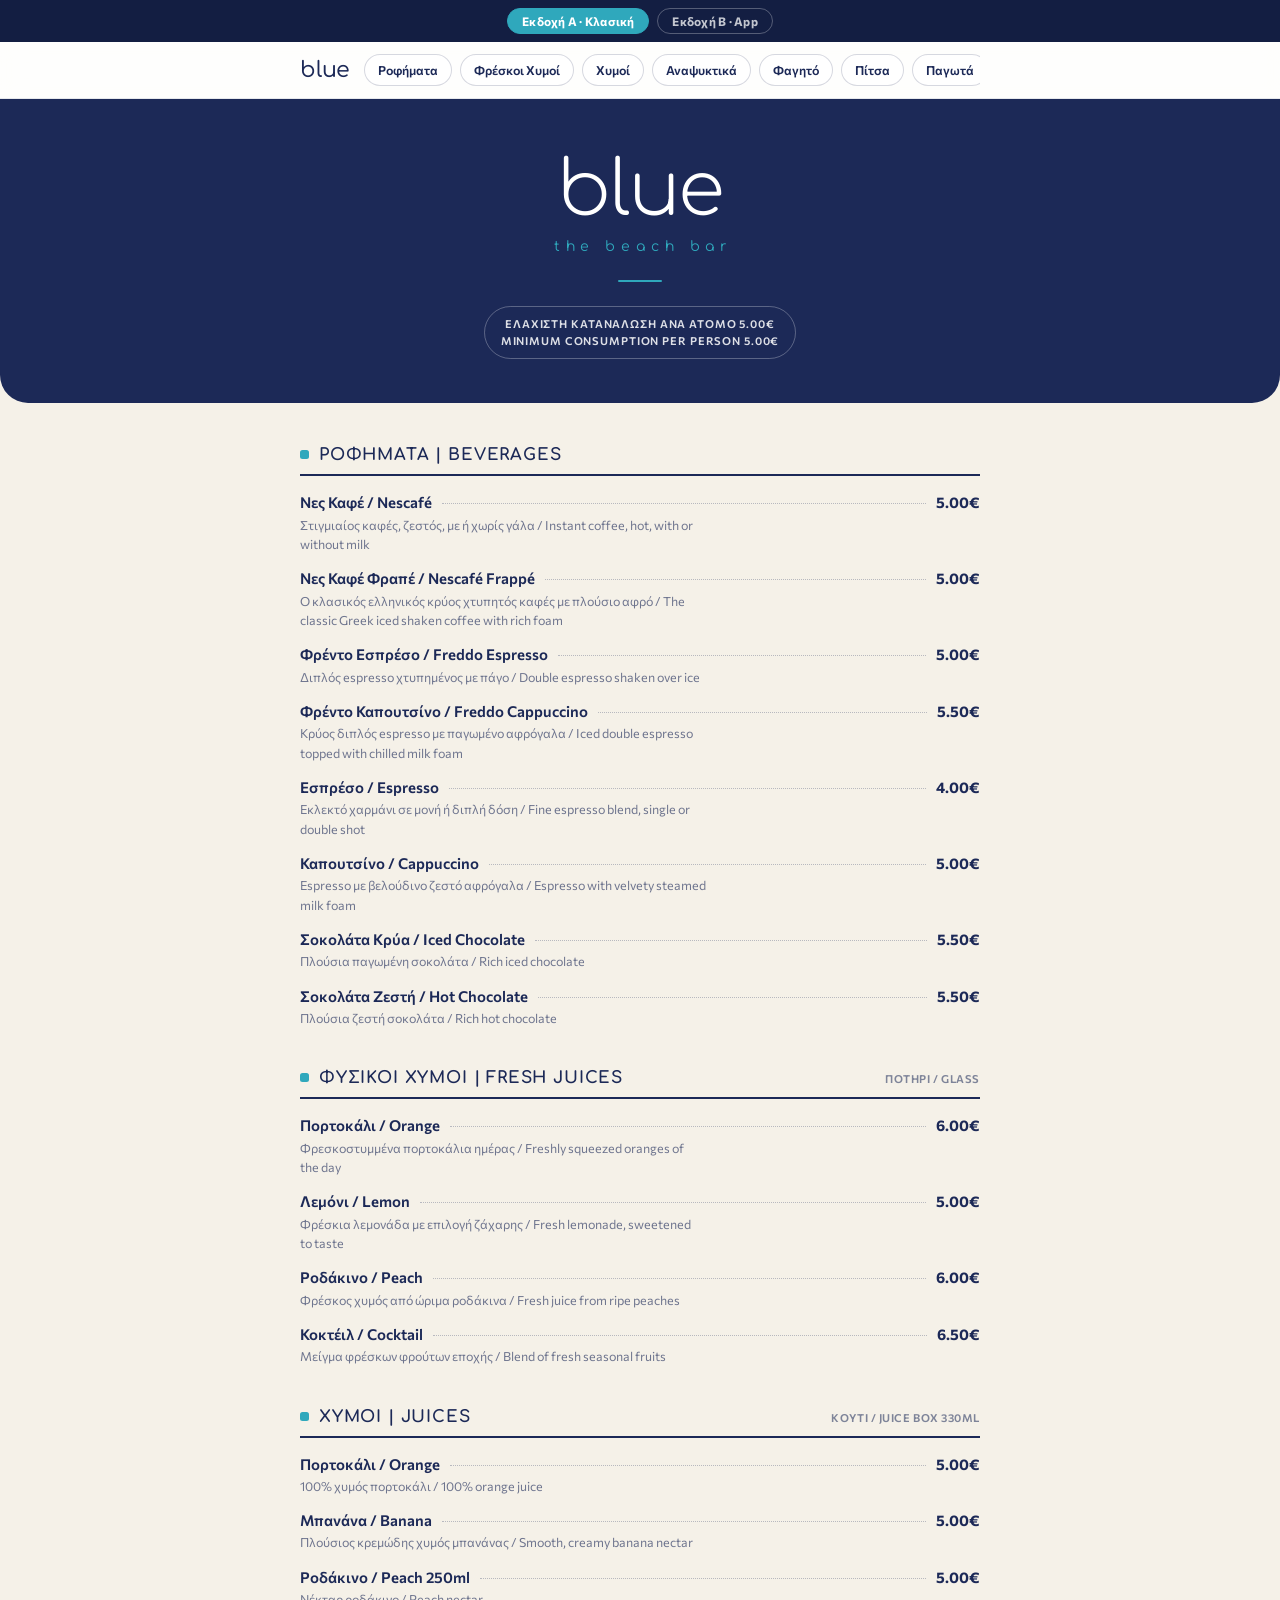
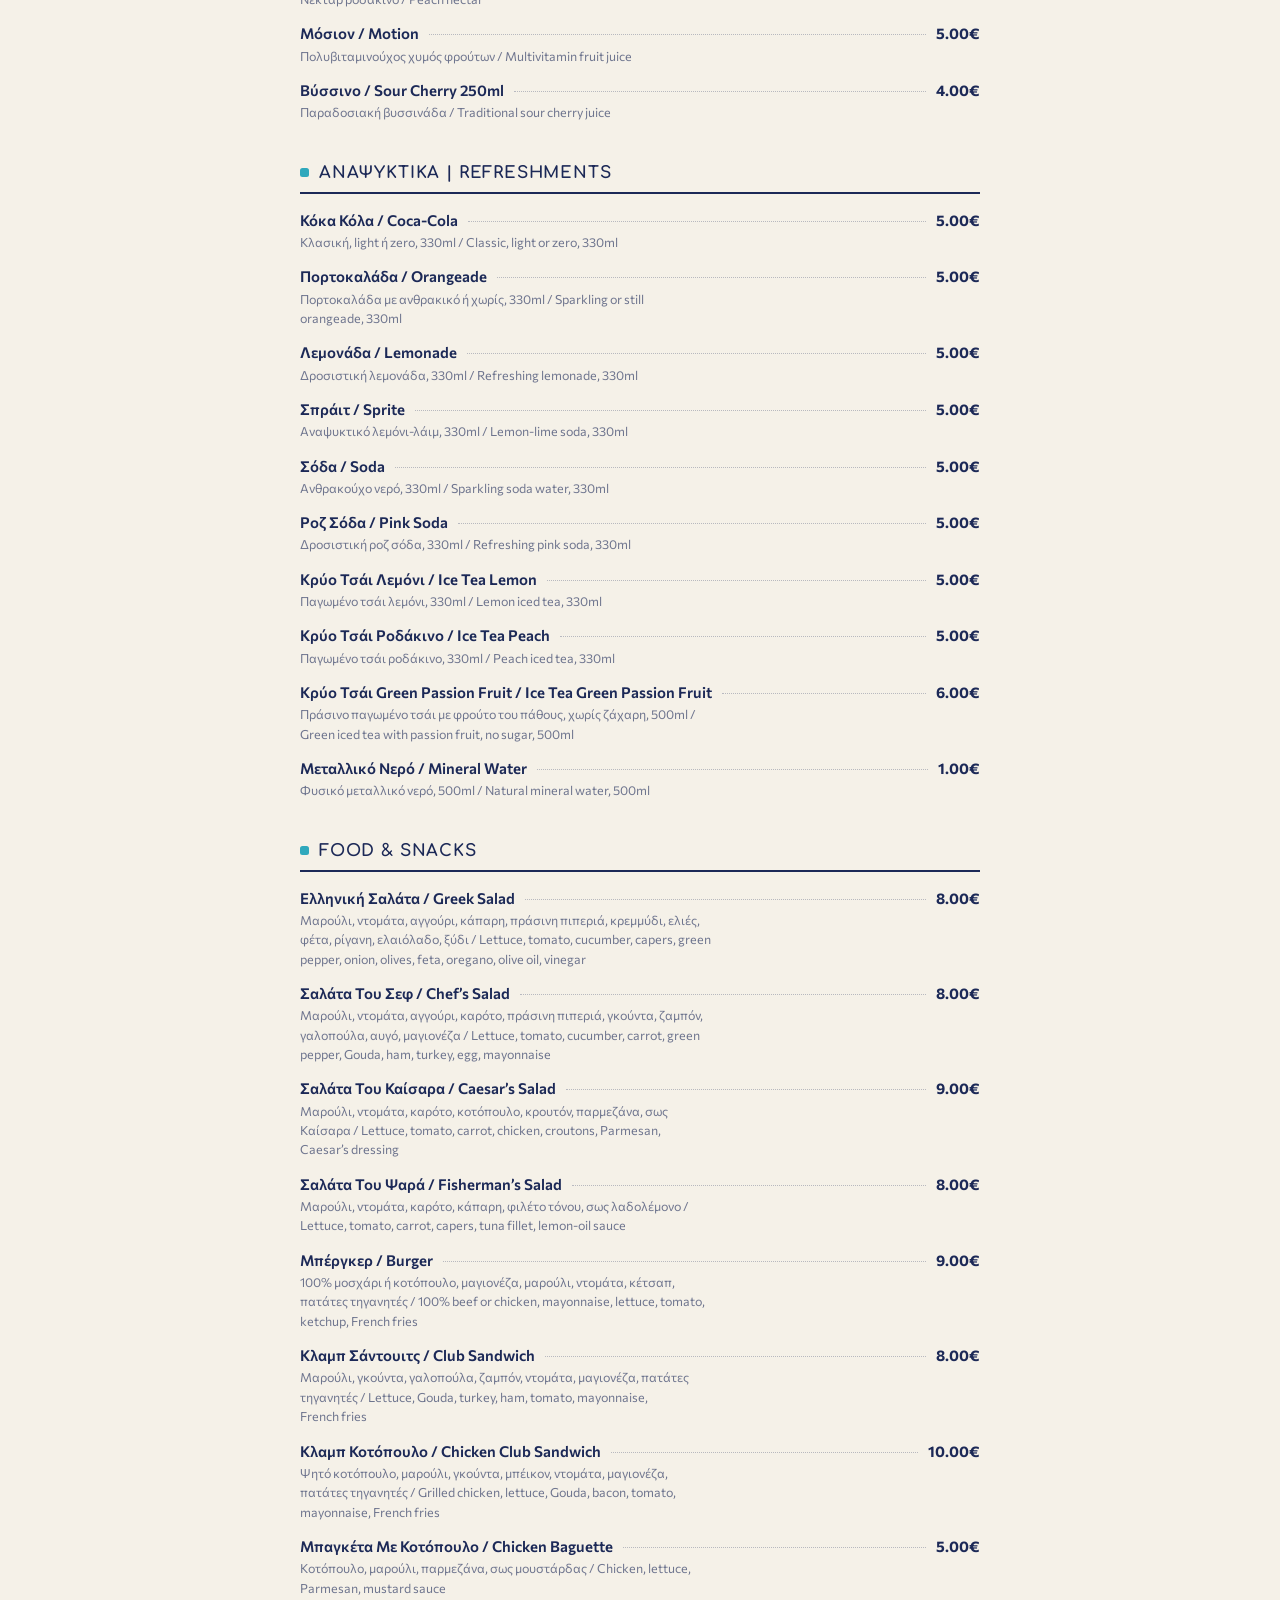
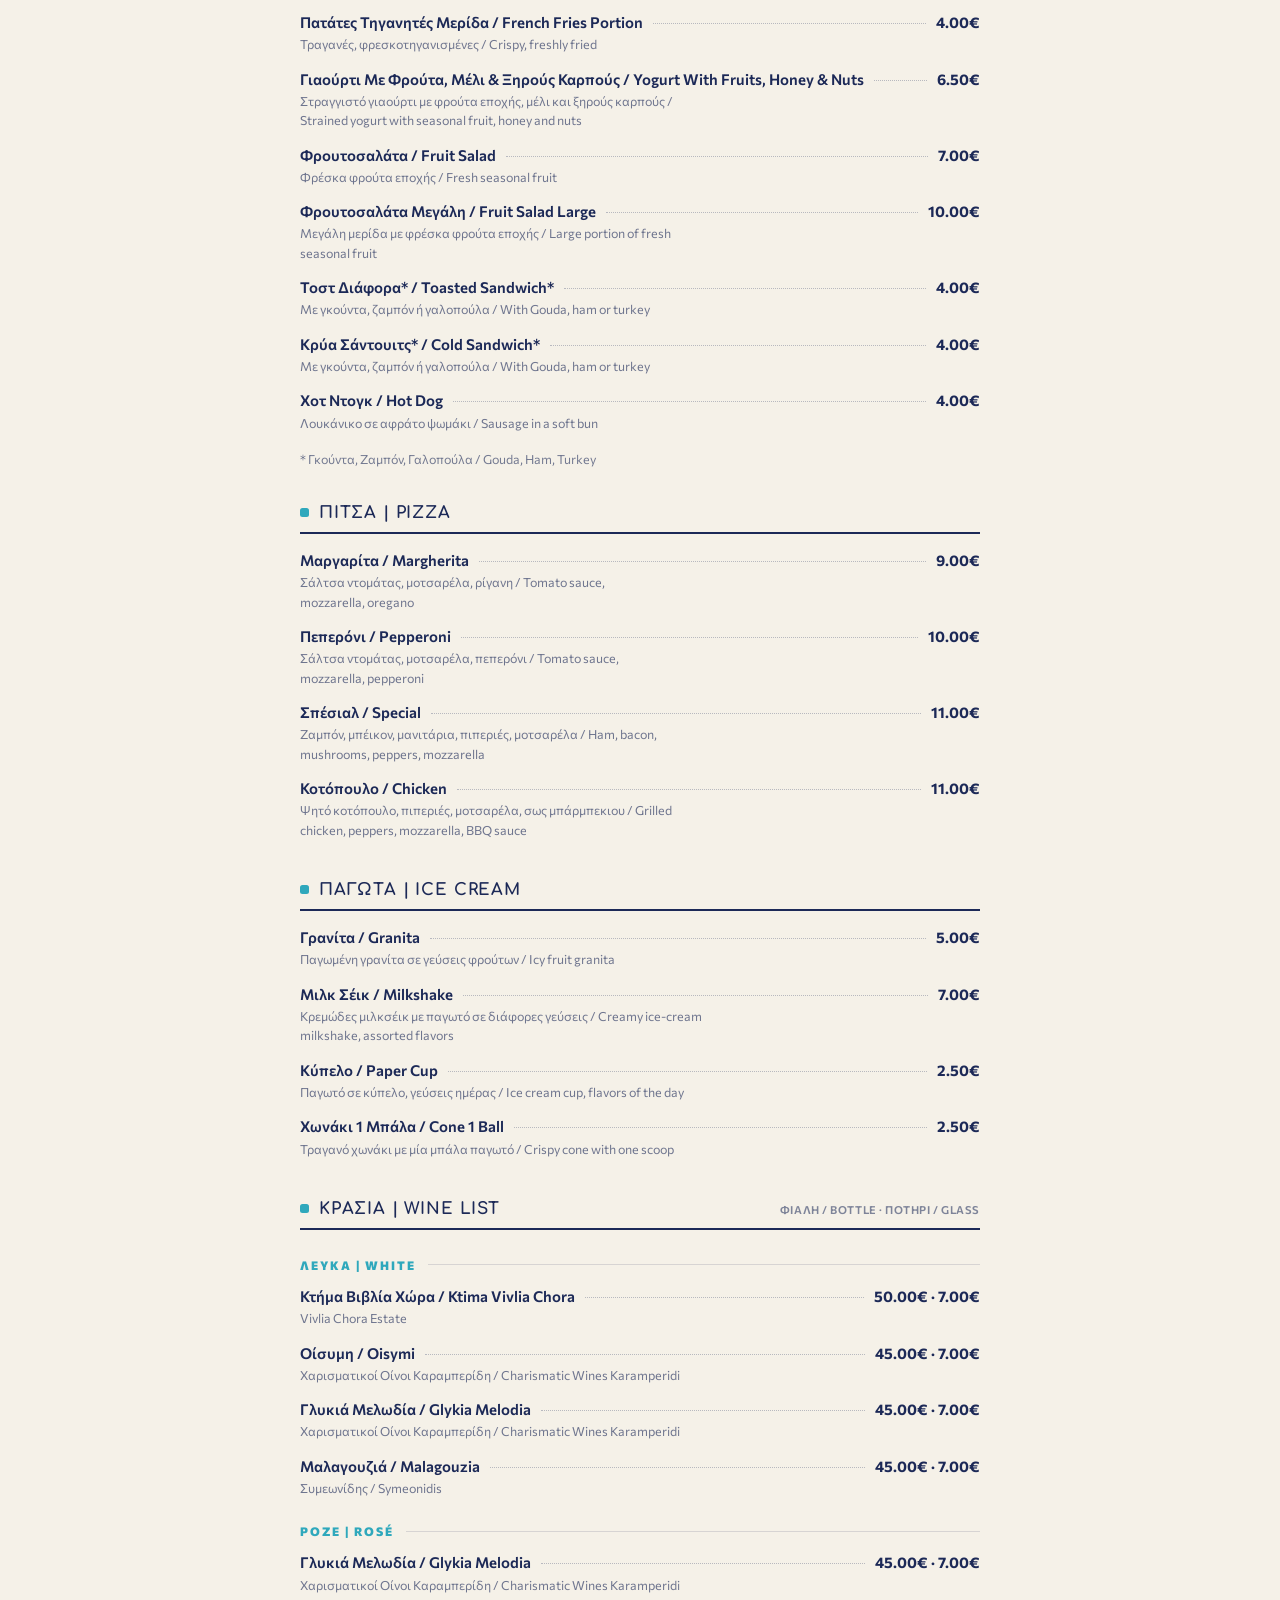
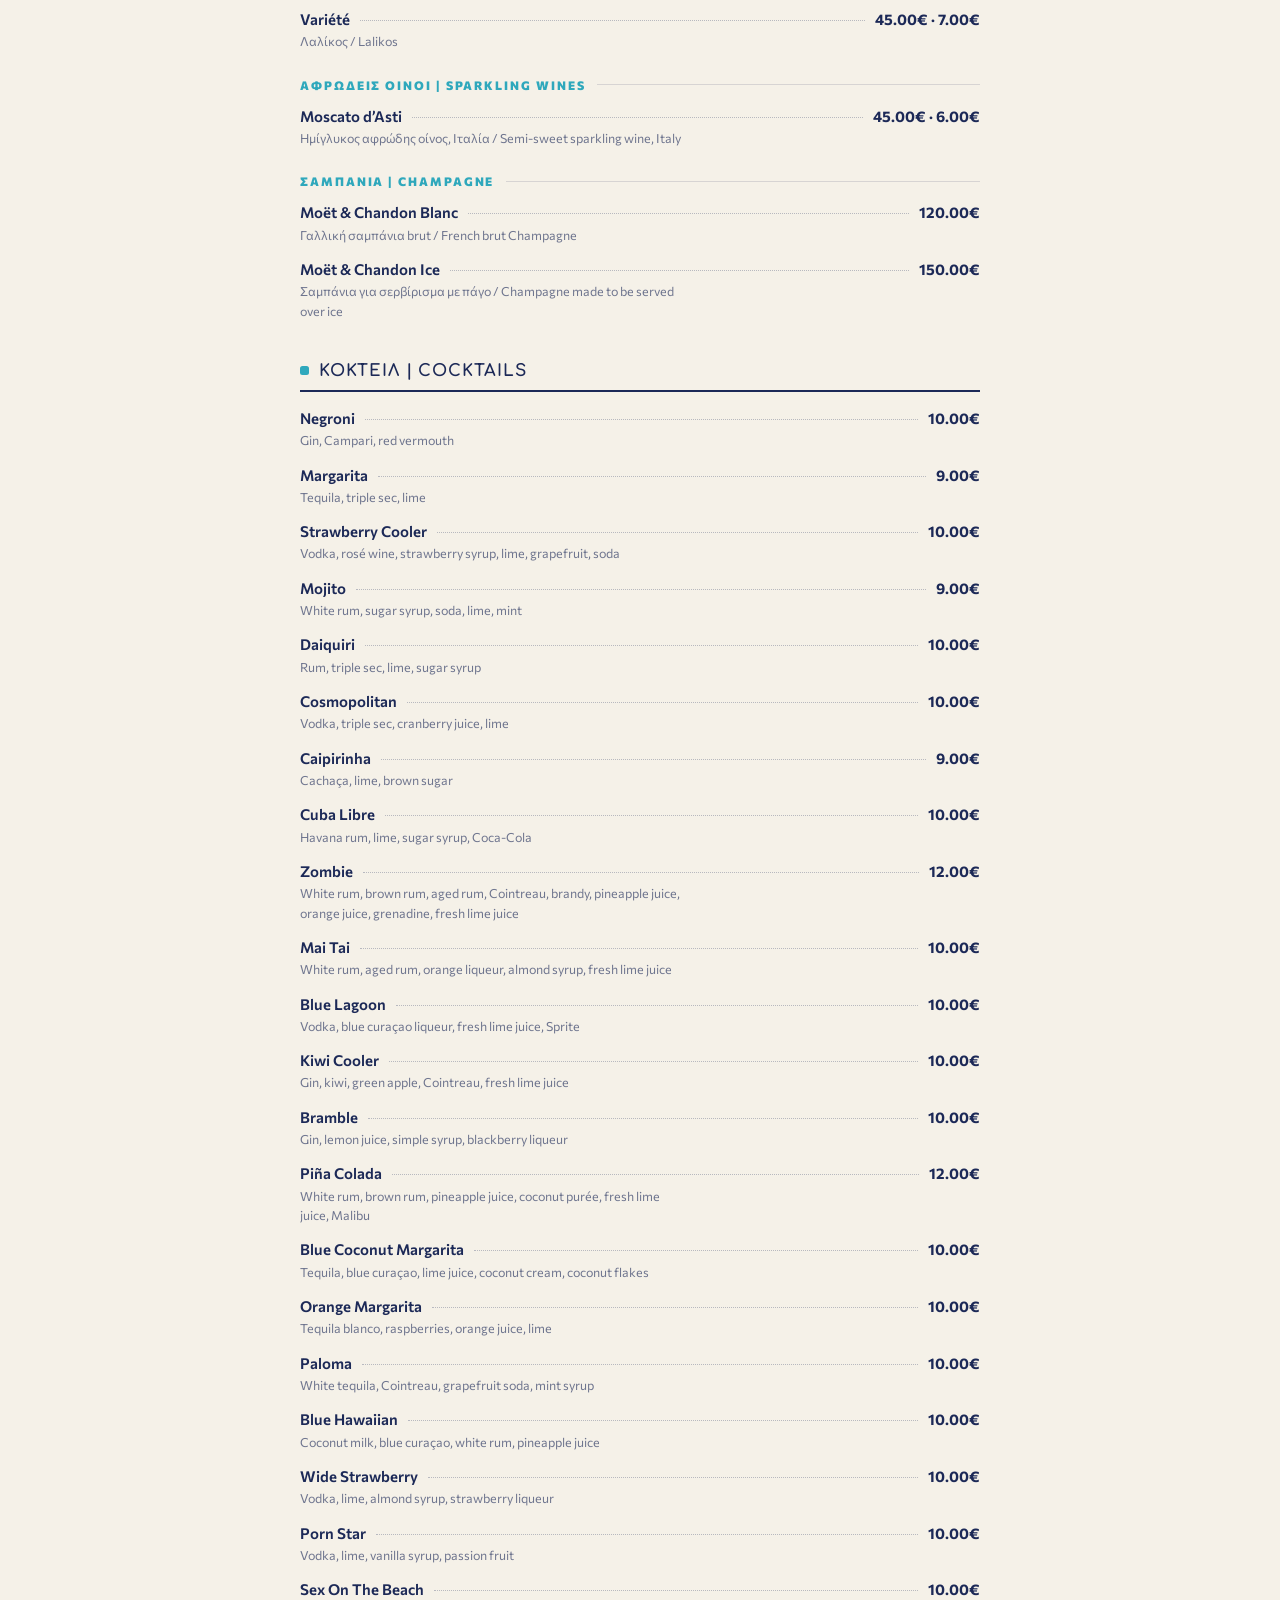
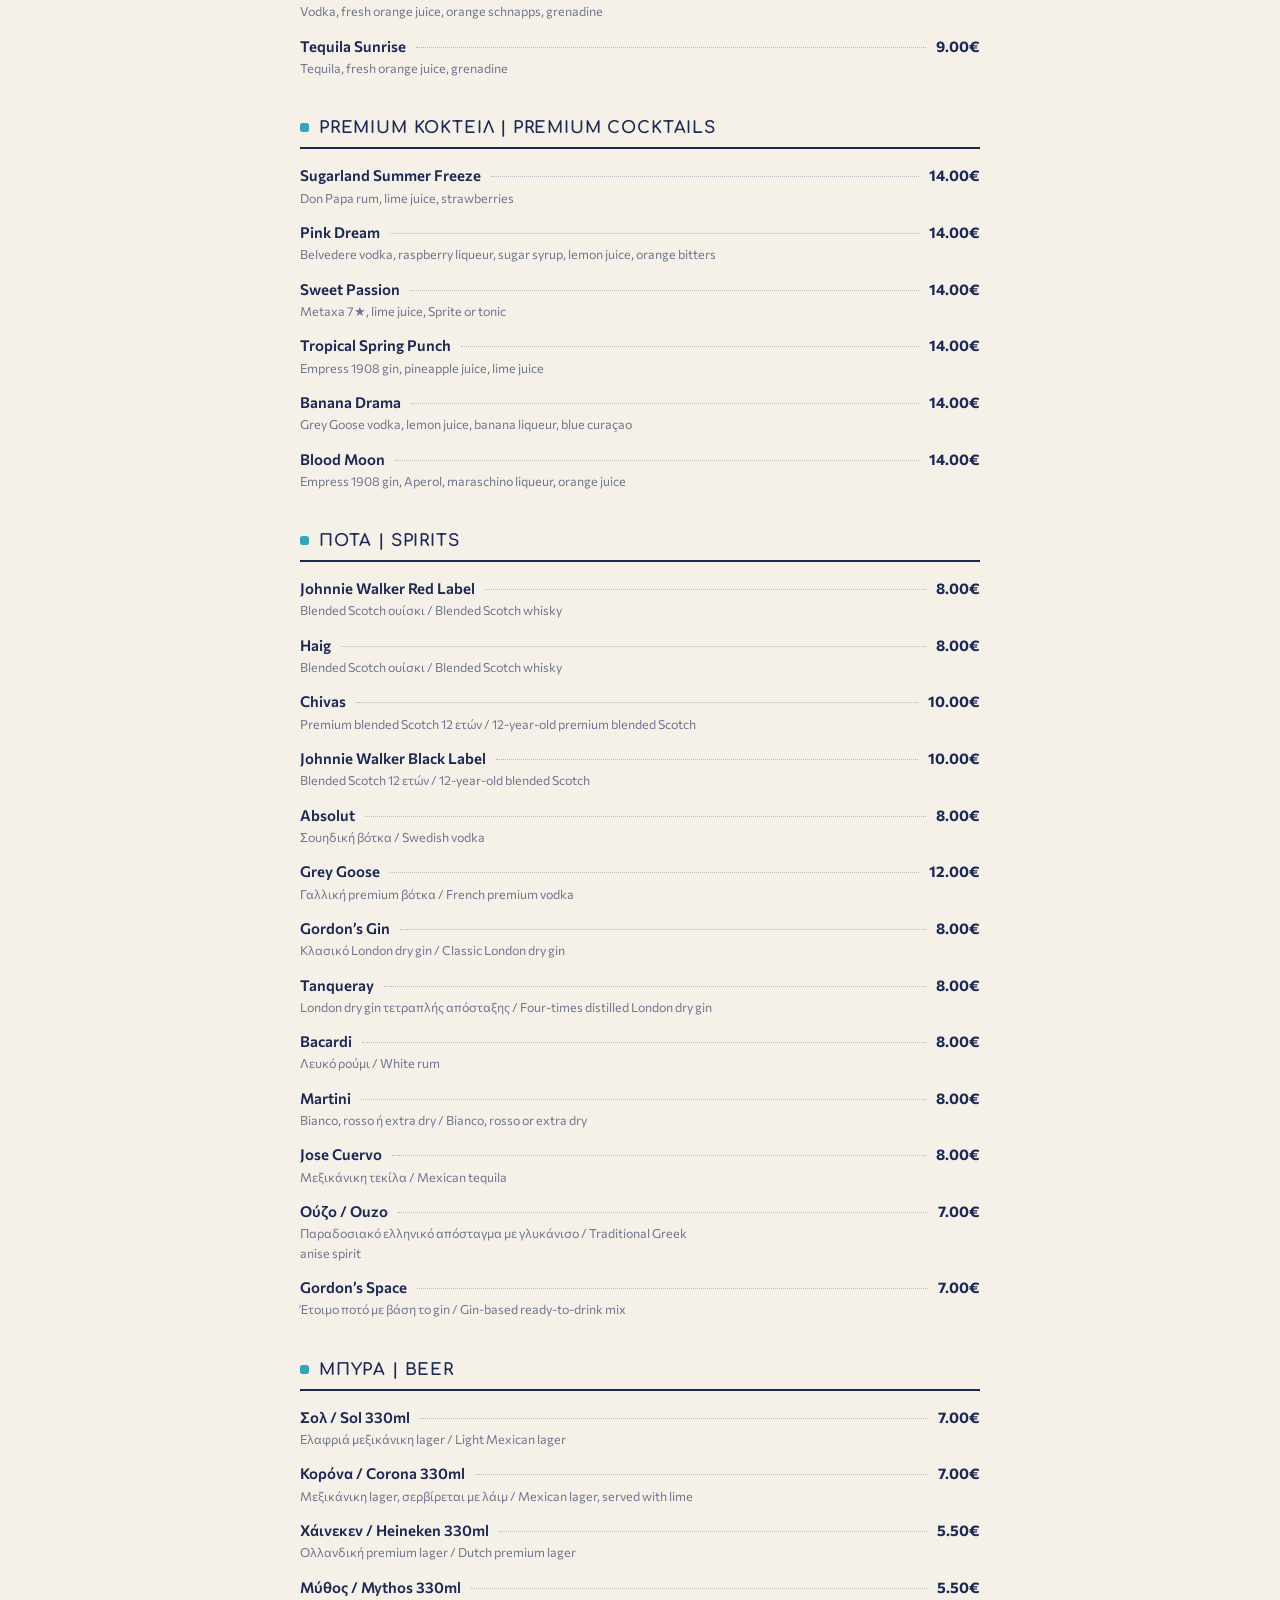
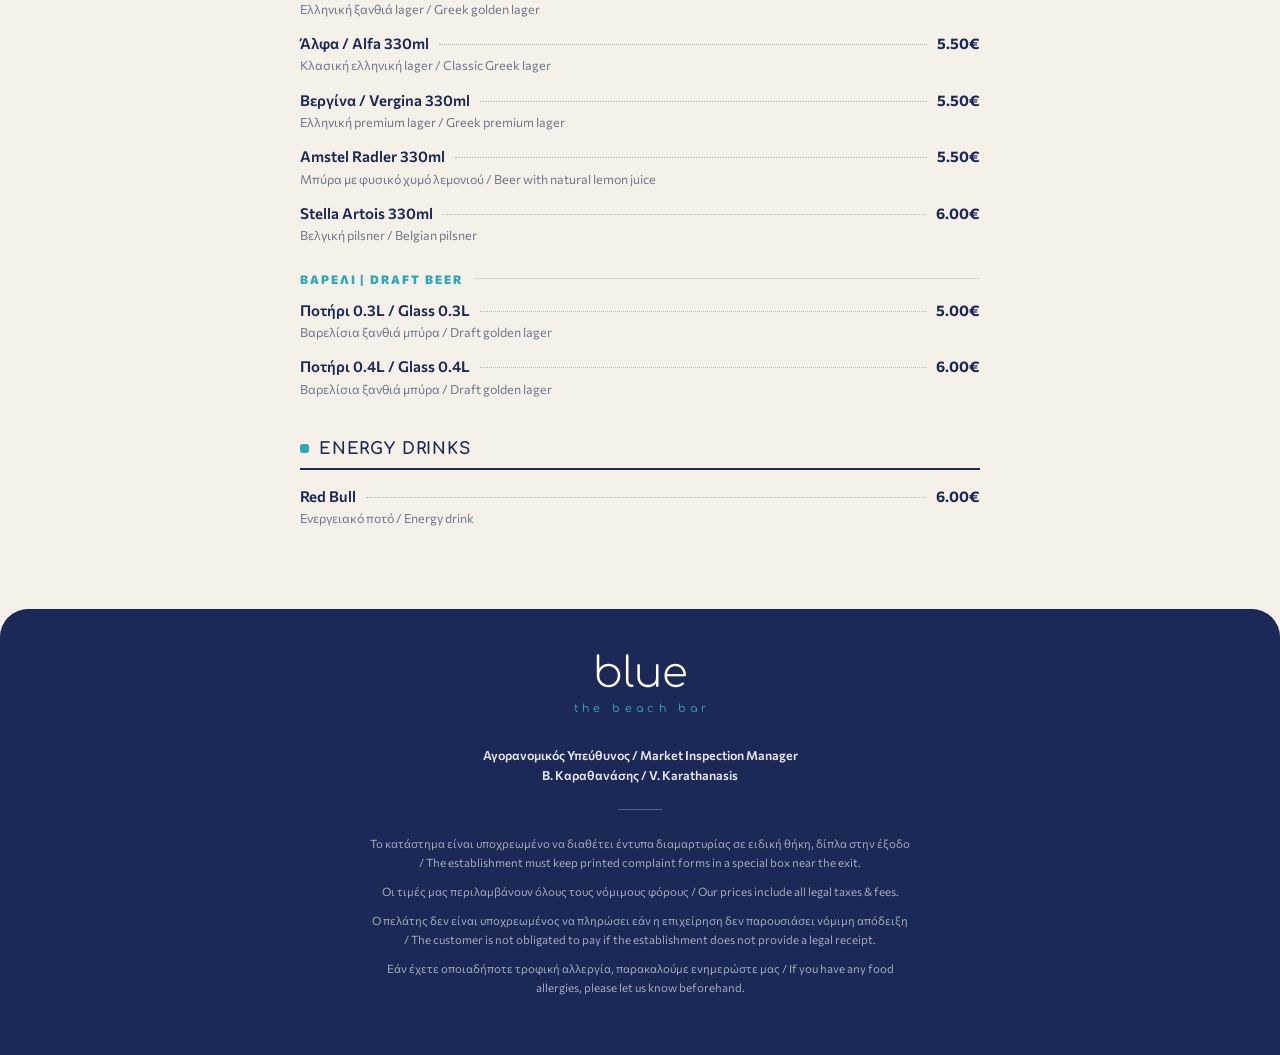
<file: index.html>
<!DOCTYPE html>
<html lang="el">
<head>
  <meta charset="utf-8">
  <meta name="viewport" content="width=device-width, initial-scale=1">
  <title>blue — the beach bar · Menu</title>
  <meta name="description" content="blue — the beach bar. Κατάλογος / Menu: beverages, fresh juices, food & snacks, cocktails, wine, beer.">
  <link rel="preconnect" href="https://fonts.googleapis.com">
  <link rel="preconnect" href="https://fonts.gstatic.com" crossorigin>
  <link href="https://fonts.googleapis.com/css2?family=Comfortaa:wght@300;400;500;700&family=Commissioner:wght@300;400;500;600;700;800&display=swap" rel="stylesheet">
  <link rel="stylesheet" href="version-tabs.css">
  <link rel="stylesheet" href="styles.css">
  <script src="menu-data.js" defer></script>
  <script src="menu.js" defer></script>
</head>
<body>

<nav class="version-tabs" aria-label="Εκδοχές σχεδίασης">
  <a href="index.html" class="active" aria-current="page">Εκδοχή Α · Κλασική</a>
  <a href="v2.html">Εκδοχή Β · App</a>
</nav>

<nav class="topnav">
  <div class="topnav-inner">
    <a class="topnav-logo" href="#top">blue</a>
    <div id="chips" class="chips"></div>
  </div>
</nav>

<header id="top" class="hero">
  <div class="hero-logo">blue</div>
  <div class="hero-tagline">the beach bar</div>
  <div class="hero-divider"></div>
  <div class="hero-badge">Ελάχιστη κατανάλωση ανά άτομο 5.00€<br>Minimum consumption per person 5.00€</div>
</header>

<main id="menu" class="menu"></main>

<footer class="footer">
  <div class="footer-logo">blue</div>
  <div class="footer-tagline">the beach bar</div>
  <div class="footer-inspector">Αγορανομικός Υπεύθυνος / Market Inspection Manager<br>Β. Καραθανάσης / V. Karathanasis</div>
  <div class="footer-divider"></div>
  <div id="legal" class="footer-legal"></div>
</footer>

</body>
</html>
</file>
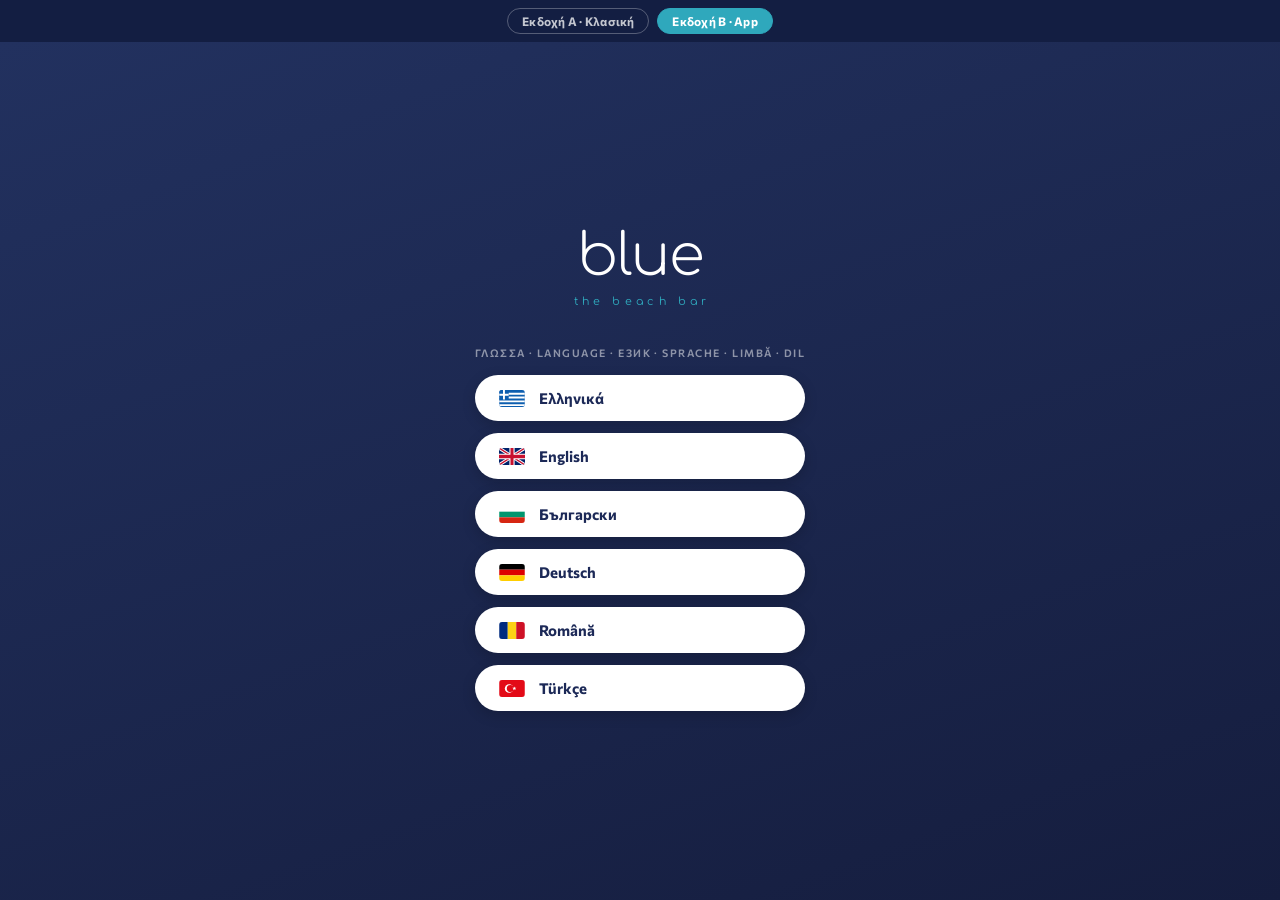
<file: v2.html>
<!DOCTYPE html>
<html lang="el">
<head>
  <meta charset="utf-8">
  <meta name="viewport" content="width=device-width, initial-scale=1">
  <title>blue — the beach bar · Μενού (Εκδοχή Β)</title>
  <meta name="description" content="blue — the beach bar. Ψηφιακός κατάλογος σε στυλ εφαρμογής: κατηγορίες, αναζήτηση, τιμές.">
  <link rel="preconnect" href="https://fonts.googleapis.com">
  <link rel="preconnect" href="https://fonts.gstatic.com" crossorigin>
  <link href="https://fonts.googleapis.com/css2?family=Comfortaa:wght@300;400;500;700&family=Commissioner:wght@300;400;500;600;700;800&display=swap" rel="stylesheet">
  <link rel="stylesheet" href="version-tabs.css">
  <link rel="stylesheet" href="v2.css">
  <script src="menu-data.js" defer></script>
  <script src="v2-i18n.js" defer></script>
  <script src="v2.js" defer></script>
</head>
<body>

<nav class="version-tabs" aria-label="Εκδοχές σχεδίασης">
  <a href="index.html">Εκδοχή Α · Κλασική</a>
  <a href="v2.html" class="active" aria-current="page">Εκδοχή Β · App</a>
</nav>

<div id="app"></div>

</body>
</html>
</file>
<file: version-tabs.css>
/* Shared switcher between the two design versions (Εκδοχή Α / Εκδοχή Β) */

.version-tabs {
  position: sticky;
  top: 0;
  z-index: 60;
  height: 42px;
  box-sizing: border-box;
  display: flex;
  align-items: center;
  justify-content: center;
  gap: 8px;
  background: #131E42;
}

.version-tabs a {
  border: 1px solid rgba(255, 255, 255, 0.28);
  border-radius: 999px;
  padding: 5px 14px;
  font-family: 'Commissioner', sans-serif;
  font-size: 12px;
  font-weight: 700;
  letter-spacing: 0.02em;
  color: rgba(255, 255, 255, 0.75);
  text-decoration: none;
  white-space: nowrap;
}

.version-tabs a:hover {
  color: #FFFFFF;
  border-color: rgba(255, 255, 255, 0.6);
}

.version-tabs a.active {
  background: var(--accent, #2FA8BC);
  border-color: var(--accent, #2FA8BC);
  color: #FFFFFF;
}
</file>
<file: styles.css>
/* blue — the beach bar · menu styles
   Theme knobs: --accent (#2FA8BC | #3E7BFA | #E8865A), --bg (sand #F5F1E8 | white #FFFFFF) */

:root {
  --accent: #2FA8BC;
  --bg: #F5F1E8;
  --navy: #1C2957;
}

html {
  scroll-behavior: smooth;
}

body {
  margin: 0;
  background: var(--bg);
  font-family: 'Commissioner', 'Comfortaa', sans-serif;
  color: var(--navy);
  -webkit-font-smoothing: antialiased;
}

a {
  color: var(--navy);
  text-decoration: none;
}

a:hover {
  color: var(--accent);
}

/* Sticky nav */

.topnav {
  position: sticky;
  top: 42px; /* sits below the version-tabs bar */
  z-index: 50;
  background: rgba(255, 255, 255, 0.88);
  backdrop-filter: blur(12px);
  -webkit-backdrop-filter: blur(12px);
  border-bottom: 1px solid rgba(28, 41, 87, 0.1);
}

.topnav-inner {
  max-width: 680px;
  margin: 0 auto;
  display: flex;
  align-items: center;
  gap: 14px;
  padding: 10px 16px;
}

.topnav-logo {
  font-family: 'Comfortaa', sans-serif;
  font-weight: 500;
  font-size: 22px;
  line-height: 1;
  flex-shrink: 0;
  letter-spacing: -0.01em;
}

.chips {
  display: flex;
  gap: 8px;
  overflow-x: auto;
  scrollbar-width: none;
  padding: 2px 0;
}

.chips::-webkit-scrollbar {
  display: none;
}

.chip {
  flex-shrink: 0;
  border: 1px solid rgba(28, 41, 87, 0.18);
  background: rgba(255, 255, 255, 0.7);
  border-radius: 999px;
  padding: 7px 13px;
  font-size: 12.5px;
  font-weight: 600;
  white-space: nowrap;
}

.chip:hover,
.chip:focus-visible {
  border-color: var(--accent);
  color: var(--accent);
}

/* Hero */

.hero {
  background: var(--navy);
  border-radius: 0 0 28px 28px;
  text-align: center;
  padding: 58px 24px 44px;
}

.hero-logo {
  font-family: 'Comfortaa', sans-serif;
  font-weight: 300;
  font-size: 76px;
  line-height: 0.9;
  color: #FFFFFF;
  letter-spacing: -0.02em;
}

.hero-tagline {
  font-family: 'Comfortaa', sans-serif;
  font-weight: 400;
  font-size: 14px;
  color: var(--accent);
  letter-spacing: 0.42em;
  text-indent: 0.42em;
  margin-top: 14px;
}

.hero-divider {
  width: 44px;
  height: 2px;
  background: var(--accent);
  margin: 26px auto 0;
  border-radius: 2px;
}

.hero-badge {
  display: inline-block;
  border: 1px solid rgba(255, 255, 255, 0.28);
  color: rgba(255, 255, 255, 0.85);
  font-size: 11px;
  font-weight: 600;
  letter-spacing: 0.08em;
  text-transform: uppercase;
  padding: 9px 16px;
  border-radius: 999px;
  margin-top: 24px;
  line-height: 1.5;
}

/* Menu sections */

.menu {
  max-width: 680px;
  margin: 0 auto;
  padding: 6px 20px 24px;
}

.section {
  scroll-margin-top: 114px;
  margin-top: 36px;
}

.section-head {
  display: flex;
  align-items: baseline;
  justify-content: space-between;
  gap: 12px;
  border-bottom: 2px solid var(--navy);
  padding-bottom: 10px;
}

.section-title-wrap {
  display: flex;
  align-items: baseline;
  gap: 10px;
}

.section-dot {
  width: 9px;
  height: 9px;
  border-radius: 2.5px;
  background: var(--accent);
  flex-shrink: 0;
  transform: translateY(-1px);
}

.section-title {
  margin: 0;
  font-family: 'Comfortaa', sans-serif;
  font-weight: 700;
  font-size: 16.5px;
  letter-spacing: 0.05em;
}

.section-note {
  flex-shrink: 0;
  font-size: 11px;
  font-weight: 600;
  letter-spacing: 0.05em;
  text-transform: uppercase;
  color: rgba(28, 41, 87, 0.55);
  text-align: right;
}

.section-body {
  padding-top: 6px;
}

.subheading {
  display: flex;
  align-items: center;
  gap: 12px;
  margin-top: 22px;
  margin-bottom: 4px;
}

.subheading-label {
  font-size: 12px;
  font-weight: 800;
  letter-spacing: 0.16em;
  text-transform: uppercase;
  color: var(--accent);
  white-space: nowrap;
}

.subheading-rule {
  flex: 1;
  height: 1px;
  background: rgba(28, 41, 87, 0.14);
}

.item {
  padding: 10px 0 4px;
}

.item-row {
  display: flex;
  align-items: baseline;
  gap: 10px;
}

.item-name {
  font-size: 15px;
  font-weight: 600;
  line-height: 1.35;
}

.item-leader {
  flex: 1;
  min-width: 18px;
  border-bottom: 1.5px dotted rgba(28, 41, 87, 0.28);
  transform: translateY(-4px);
}

.item-price {
  font-size: 15px;
  font-weight: 700;
  font-variant-numeric: tabular-nums;
  white-space: nowrap;
}

.item-desc {
  font-size: 12.5px;
  font-weight: 400;
  color: rgba(28, 41, 87, 0.62);
  line-height: 1.55;
  margin-top: 3px;
  max-width: 52ch;
  text-wrap: pretty;
}

.section-foot {
  font-size: 12.5px;
  color: rgba(28, 41, 87, 0.6);
  margin-top: 14px;
}

/* Footer */

.footer {
  background: var(--navy);
  border-radius: 28px 28px 0 0;
  margin-top: 52px;
  padding: 46px 24px 58px;
  text-align: center;
}

.footer-logo {
  font-family: 'Comfortaa', sans-serif;
  font-weight: 300;
  font-size: 42px;
  line-height: 0.9;
  color: #FFFFFF;
}

.footer-tagline {
  font-family: 'Comfortaa', sans-serif;
  font-size: 11px;
  color: var(--accent);
  letter-spacing: 0.4em;
  text-indent: 0.4em;
  margin-top: 10px;
}

.footer-inspector {
  font-size: 12.5px;
  font-weight: 600;
  color: rgba(255, 255, 255, 0.88);
  margin-top: 30px;
  line-height: 1.6;
}

.footer-divider {
  width: 44px;
  height: 1px;
  background: rgba(255, 255, 255, 0.25);
  margin: 24px auto;
}

.footer-legal {
  max-width: 540px;
  margin: 0 auto;
  display: grid;
  gap: 10px;
}

.footer-legal-line {
  font-size: 11.5px;
  color: rgba(255, 255, 255, 0.6);
  line-height: 1.65;
}
</file>
<file: v2.css>
/* blue — the beach bar · Εκδοχή Β (app-style digital menu) */

:root {
  --accent: #2FA8BC;
  --navy: #1C2957;
  --bg: #EFF2F6;
  --muted: rgba(28, 41, 87, 0.6);
  --card-shadow: 0 1px 2px rgba(16, 24, 40, 0.06), 0 1px 3px rgba(16, 24, 40, 0.08);
}

html {
  scroll-behavior: smooth;
}

body {
  margin: 0;
  background: var(--bg);
  font-family: 'Commissioner', 'Comfortaa', sans-serif;
  color: var(--navy);
  -webkit-font-smoothing: antialiased;
}

a {
  text-decoration: none;
  color: inherit;
}

button {
  font: inherit;
  color: inherit;
  background: none;
  border: none;
  padding: 0;
  cursor: pointer;
}

.shell {
  max-width: 520px;
  margin: 0 auto;
}

/* Home: cover with logo card (parco-style) */

.cover {
  position: relative;
  height: 216px;
  overflow: hidden;
}

.cover svg {
  display: block;
  width: 100%;
  height: 100%;
}

.logo-card {
  position: absolute;
  left: 18px;
  top: 50%;
  transform: translateY(-50%);
  background: #FFFFFF;
  border-radius: 20px;
  padding: 22px 26px;
  text-align: center;
  box-shadow: 0 4px 14px rgba(16, 24, 40, 0.14);
}

.logo-card-name {
  font-family: 'Comfortaa', sans-serif;
  font-weight: 400;
  font-size: 36px;
  line-height: 0.9;
  color: var(--navy);
  letter-spacing: -0.02em;
}

.logo-card-tag {
  font-family: 'Comfortaa', sans-serif;
  font-size: 8.5px;
  color: var(--accent);
  letter-spacing: 0.3em;
  text-indent: 0.3em;
  margin-top: 8px;
}

.lang-chip {
  position: absolute;
  top: 14px;
  right: 14px;
  width: 42px;
  height: 42px;
  border-radius: 50%;
  border: none;
  padding: 0;
  background: #FFFFFF;
  display: grid;
  place-items: center;
  cursor: pointer;
  box-shadow: 0 3px 10px rgba(0, 0, 0, 0.22);
}

.lang-chip .flag {
  width: 22px;
  height: 15px;
}

/* Language gate (first screen after scanning) */

.gate {
  min-height: calc(100vh - 42px);
  box-sizing: border-box;
  display: grid;
  place-items: center;
  padding: 40px 24px;
  background: linear-gradient(160deg, #22315F 0%, #151D3E 100%);
}

.gate-inner {
  text-align: center;
}

.gate-logo {
  font-family: 'Comfortaa', sans-serif;
  font-weight: 300;
  font-size: 58px;
  line-height: 0.9;
  color: #FFFFFF;
  letter-spacing: -0.02em;
  animation: loader-logo-in 0.4s cubic-bezier(0.2, 0.8, 0.3, 1) both;
}

.gate-tag {
  font-family: 'Comfortaa', sans-serif;
  font-size: 11px;
  color: var(--accent);
  letter-spacing: 0.4em;
  text-indent: 0.4em;
  margin-top: 12px;
  animation: loader-tag-in 0.4s ease 0.08s both;
}

.gate-hint {
  font-size: 10.5px;
  font-weight: 600;
  letter-spacing: 0.14em;
  text-transform: uppercase;
  color: rgba(255, 255, 255, 0.5);
  margin-top: 38px;
  animation: gate-item-in 0.35s ease 0.15s both;
}

.gate-langs {
  display: grid;
  gap: 12px;
  margin-top: 16px;
  min-width: 250px;
}

.lang-btn {
  display: flex;
  align-items: center;
  gap: 14px;
  background: #FFFFFF;
  border: none;
  border-radius: 999px;
  padding: 14px 24px;
  font: inherit;
  font-size: 15px;
  font-weight: 700;
  color: var(--navy);
  cursor: pointer;
  box-shadow: 0 4px 14px rgba(0, 0, 0, 0.18);
  transition: transform 0.12s ease;
  animation: gate-item-in 0.35s ease both;
}

.gate-langs .lang-btn:nth-child(1) { animation-delay: 0.2s; }
.gate-langs .lang-btn:nth-child(2) { animation-delay: 0.26s; }
.gate-langs .lang-btn:nth-child(3) { animation-delay: 0.32s; }
.gate-langs .lang-btn:nth-child(4) { animation-delay: 0.38s; }
.gate-langs .lang-btn:nth-child(5) { animation-delay: 0.44s; }
.gate-langs .lang-btn:nth-child(6) { animation-delay: 0.5s; }

.lang-btn:hover {
  transform: translateY(-1px);
}

.lang-btn-flag {
  display: grid;
  place-items: center;
}

.flag {
  display: block;
  border-radius: 3px;
}

@keyframes gate-item-in {
  from { opacity: 0; transform: translateY(8px); }
  to { opacity: 1; transform: none; }
}

.min-note {
  padding: 14px 24px 0;
  text-align: center;
  font-size: 10px;
  font-weight: 600;
  letter-spacing: 0.06em;
  color: var(--muted);
  line-height: 1.6;
}

/* Home: big category cards (name left, illustration right) */

.cat-cards {
  display: grid;
  gap: 13px;
  padding: 16px 14px 4px;
}

.cat-card {
  display: flex;
  align-items: stretch;
  justify-content: space-between;
  background: #FFFFFF;
  border-radius: 12px;
  overflow: hidden;
  min-height: 104px;
  box-shadow: var(--card-shadow);
  transition: transform 0.12s ease, box-shadow 0.12s ease;
}

.cat-card:hover {
  transform: translateY(-1px);
  box-shadow: 0 3px 10px rgba(16, 24, 40, 0.12), 0 1px 3px rgba(16, 24, 40, 0.08);
}

.cat-card-body {
  display: flex;
  flex-direction: column;
  justify-content: center;
  padding: 18px 14px 18px 22px;
  min-width: 0;
}

.cat-card-name {
  font-size: 21px;
  font-weight: 700;
  line-height: 1.15;
  letter-spacing: -0.01em;
  color: var(--navy);
}

.cat-card-sub {
  font-size: 10.5px;
  font-weight: 600;
  letter-spacing: 0.1em;
  text-transform: uppercase;
  color: var(--muted);
  margin-top: 6px;
}

.cat-art {
  flex-shrink: 0;
  width: 35%;
  max-width: 170px;
}

.cat-art svg {
  display: block;
  width: 100%;
  height: 100%;
}

/* Category screen (parco-style: back pill, header card, item cards) */

.back-pill {
  display: inline-flex;
  align-items: center;
  gap: 12px;
  margin: 20px 14px 4px;
  background: #FFFFFF;
  border-radius: 999px;
  padding: 13px 24px 13px 18px;
  box-shadow: var(--card-shadow);
  font-size: 15.5px;
  font-weight: 600;
  color: var(--navy);
}

.back-pill:hover {
  color: var(--accent);
}

.back-pill-chevron {
  font-size: 22px;
  line-height: 0.8;
  font-weight: 400;
  color: rgba(28, 41, 87, 0.55);
  transform: translateY(-1px);
}

.cat-head {
  display: flex;
  align-items: center;
  justify-content: space-between;
  gap: 14px;
  background: #CAD2E6;
  border-radius: 12px;
  margin: 14px 14px 0;
  padding: 18px 16px 18px 22px;
  min-height: 96px;
}

.cat-head-name {
  font-size: 25px;
  font-weight: 700;
  line-height: 1.15;
  letter-spacing: -0.01em;
  color: var(--navy);
}

.cat-head-sub {
  font-size: 10.5px;
  font-weight: 600;
  letter-spacing: 0.1em;
  text-transform: uppercase;
  color: rgba(28, 41, 87, 0.55);
  margin-top: 6px;
}

.cat-head-note {
  font-size: 11.5px;
  font-weight: 600;
  color: rgba(28, 41, 87, 0.7);
  margin-top: 8px;
}

.cat-head-art {
  flex-shrink: 0;
  width: 96px;
  height: 96px;
  border-radius: 12px;
  overflow: hidden;
}

.cat-head-art svg {
  display: block;
  width: 100%;
  height: 100%;
}

/* Item cards */

.items {
  display: grid;
  gap: 13px;
  padding: 14px 14px 30px;
}

.subheading {
  font-size: 11.5px;
  font-weight: 800;
  letter-spacing: 0.14em;
  text-transform: uppercase;
  color: var(--accent);
  margin: 10px 4px 0;
}

.card {
  display: flex;
  align-items: flex-start;
  justify-content: space-between;
  gap: 14px;
  background: #FFFFFF;
  border-radius: 12px;
  padding: 15px 15px 14px 16px;
  box-shadow: var(--card-shadow);
}

.card-body {
  flex: 1;
  min-width: 0;
  display: flex;
  flex-direction: column;
  align-items: flex-start;
}

.card-photo {
  flex-shrink: 0;
  width: 92px;
  height: 92px;
  border-radius: 12px;
  overflow: hidden;
}

.card-photo img,
.card-photo svg {
  display: block;
  width: 100%;
  height: 100%;
  object-fit: cover;
}

.card-name {
  font-size: 17px;
  font-weight: 600;
  line-height: 1.3;
  color: var(--navy);
}

.card-desc {
  font-size: 13px;
  color: var(--muted);
  line-height: 1.55;
  margin-top: 6px;
}

.card-price {
  display: inline-block;
  margin-top: 13px;
  background: rgba(28, 41, 87, 0.07);
  border-radius: 10px;
  padding: 8px 14px;
  font-size: 14px;
  font-weight: 700;
  font-variant-numeric: tabular-nums;
  white-space: nowrap;
  color: var(--navy);
}

.section-foot {
  font-size: 11.5px;
  color: var(--muted);
  padding: 2px 4px;
}

/* Branded splash between screens */

.loader {
  min-height: calc(100vh - 42px);
  display: grid;
  place-items: center;
  background: linear-gradient(160deg, #22315F 0%, #151D3E 100%);
  animation: loader-in 0.15s ease both;
}

.loader-inner {
  text-align: center;
}

.loader-logo {
  font-family: 'Comfortaa', sans-serif;
  font-weight: 300;
  font-size: 58px;
  line-height: 0.9;
  color: #FFFFFF;
  letter-spacing: -0.02em;
  animation: loader-logo-in 0.4s cubic-bezier(0.2, 0.8, 0.3, 1) both;
}

.loader-tag {
  font-family: 'Comfortaa', sans-serif;
  font-size: 11px;
  color: var(--accent);
  letter-spacing: 0.4em;
  text-indent: 0.4em;
  margin-top: 12px;
  animation: loader-tag-in 0.4s ease 0.08s both;
}

.loader-dots {
  display: flex;
  justify-content: center;
  gap: 7px;
  margin-top: 28px;
}

.loader-dot {
  width: 7px;
  height: 7px;
  border-radius: 50%;
  background: rgba(255, 255, 255, 0.35);
  animation: loader-dot 0.55s ease-in-out infinite;
}

.loader-dot:nth-child(2) {
  animation-delay: 0.1s;
}

.loader-dot:nth-child(3) {
  animation-delay: 0.2s;
}

@keyframes loader-in {
  from { opacity: 0; }
  to { opacity: 1; }
}

@keyframes loader-logo-in {
  from { opacity: 0; transform: scale(0.82) translateY(8px); }
  to { opacity: 1; transform: none; }
}

@keyframes loader-tag-in {
  from { opacity: 0; letter-spacing: 0.6em; transform: translateY(6px); }
  to { opacity: 1; letter-spacing: 0.4em; transform: none; }
}

@keyframes loader-dot {
  0%, 100% { transform: translateY(0); opacity: 0.35; }
  50% { transform: translateY(-5px); opacity: 1; background: var(--accent); }
}

/* Destination screen slides in softly after the splash */

#app.screen-in {
  animation: screen-in 0.3s ease both;
}

@keyframes screen-in {
  from { opacity: 0; transform: translateY(10px); }
  to { opacity: 1; transform: none; }
}

@media (prefers-reduced-motion: reduce) {
  .loader,
  .loader-logo,
  .loader-tag,
  .loader-dot,
  .gate-logo,
  .gate-tag,
  .gate-hint,
  .lang-btn,
  #app.screen-in {
    animation: none;
  }
}

/* Legal / footer card */

.legal-card {
  background: var(--navy);
  border-radius: 22px;
  margin: 14px 16px 34px;
  padding: 26px 20px;
  text-align: center;
}

.legal-logo {
  font-family: 'Comfortaa', sans-serif;
  font-weight: 300;
  font-size: 30px;
  color: #FFFFFF;
  line-height: 0.9;
}

.legal-tagline {
  font-family: 'Comfortaa', sans-serif;
  font-size: 9.5px;
  color: var(--accent);
  letter-spacing: 0.38em;
  text-indent: 0.38em;
  margin-top: 8px;
}

.legal-inspector {
  font-size: 11.5px;
  font-weight: 600;
  color: rgba(255, 255, 255, 0.88);
  margin-top: 20px;
  line-height: 1.6;
}

.legal-divider {
  width: 40px;
  height: 1px;
  background: rgba(255, 255, 255, 0.25);
  margin: 18px auto;
}

.legal-lines {
  display: grid;
  gap: 9px;
}

.legal-line {
  font-size: 10.5px;
  color: rgba(255, 255, 255, 0.6);
  line-height: 1.6;
}
</file>
